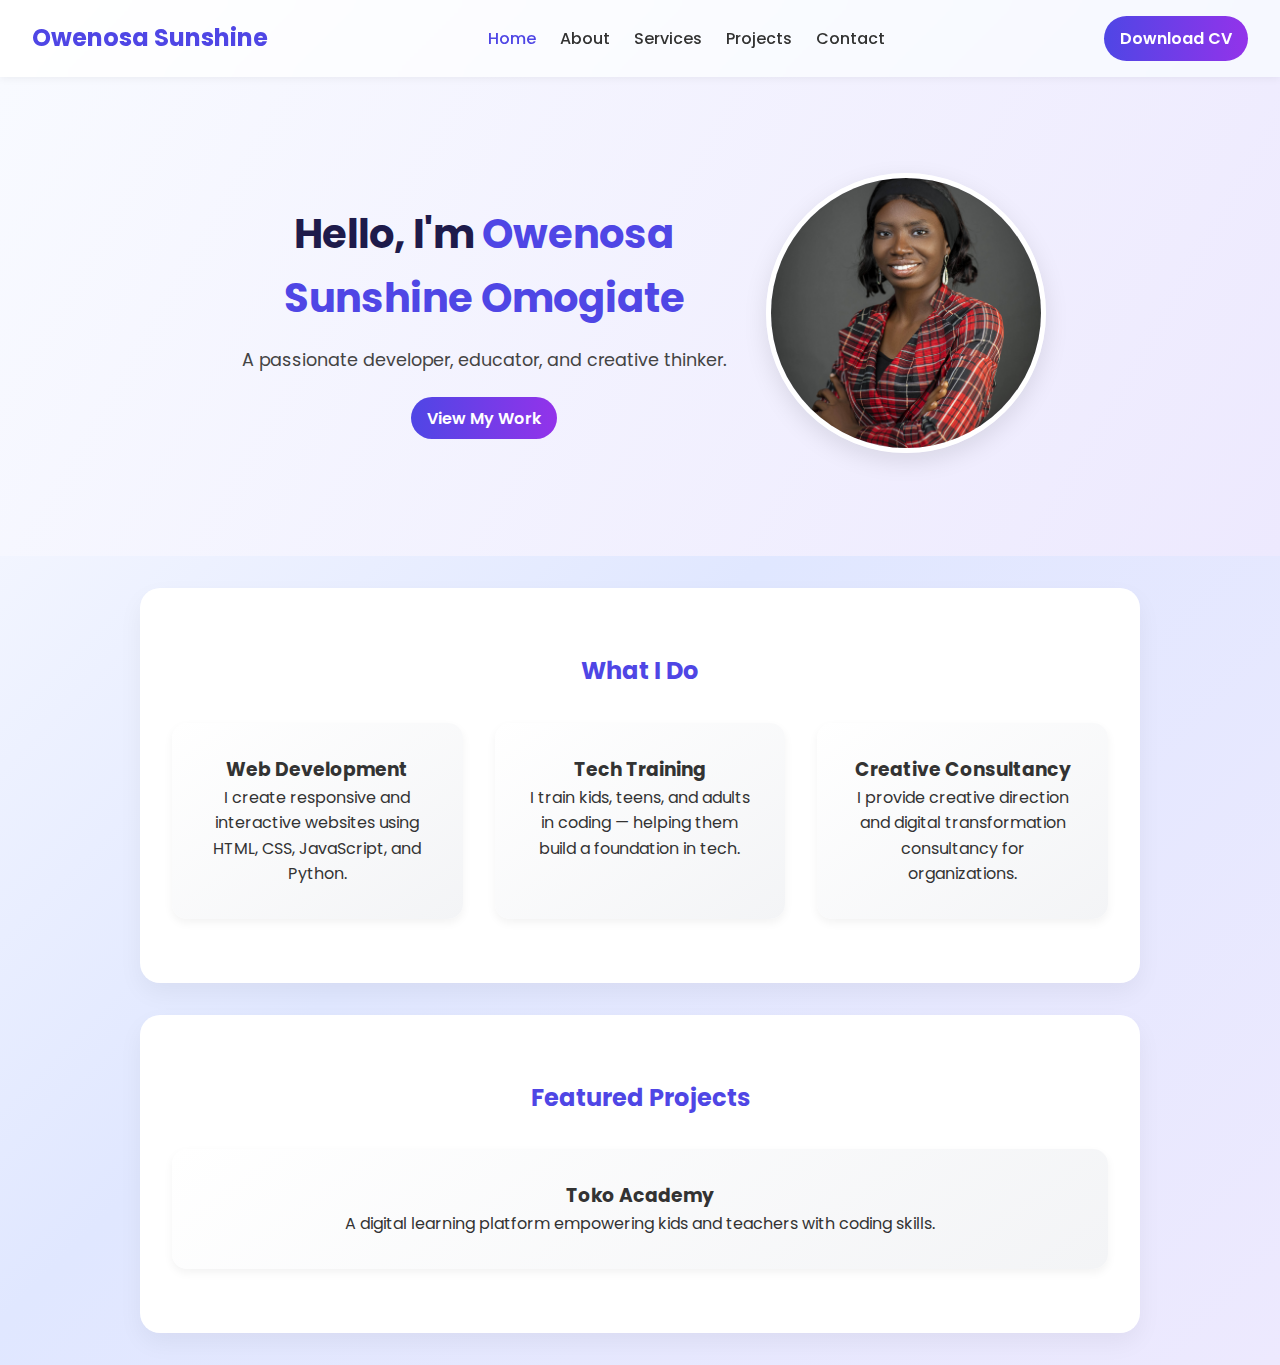
<file: index.html>
<!DOCTYPE html>
<html lang="en">
<head>
  <meta charset="UTF-8" />
  <meta name="viewport" content="width=device-width, initial-scale=1.0" />
  <title>Owenosa Sunshine Omogiate | Portfolio</title>
  <link rel="stylesheet" href="style.css" />
</head>
<body>
  <header>
    <nav>
      <h2 class="logo">Owenosa Sunshine</h2>
      <ul class="nav-links">
        <li><a href="index.html" class="active">Home</a></li>
        <li><a href="about.html">About</a></li>
        <li><a href="#services">Services</a></li>
        <li><a href="#projects">Projects</a></li>
        <li><a href="#contact">Contact</a></li>
      </ul>
      <a href="cv/owenosacv.pdf" class="btn" download>Download CV</a>
    </nav>
  </header>

  <section class="hero">
    <div class="hero-content">
      <div class="hero-text">
        <h1>Hello, I'm <span>Owenosa Sunshine Omogiate</span></h1>
        <p>A passionate developer, educator, and creative thinker.</p>
        <a href="#projects" class="btn">View My Work</a>
      </div>
      <div class="hero-image">
        <img src="images/owen.jpg" alt="Owenosa Sunshine Omogiate">
      </div>
    </div>
  </section>

  <section id="services" class="container">
    <h2>What I Do</h2>
    <div class="service-boxes">
      <div class="service-card">
        <h3>Web Development</h3>
        <p>I create responsive and interactive websites using HTML, CSS, JavaScript, and Python.</p>
      </div>
      <div class="service-card">
        <h3>Tech Training</h3>
        <p>I train kids, teens, and adults in coding — helping them build a foundation in tech.</p>
      </div>
      <div class="service-card">
        <h3>Creative Consultancy</h3>
        <p>I provide creative direction and digital transformation consultancy for organizations.</p>
      </div>
    </div>
  </section>

  <section id="projects" class="container">
    <h2>Featured Projects</h2>
    <div class="projects">
      <div class="project-card">
        <h3>Toko Academy</h3>
        <p>A digital learning platform empowering kids and teachers with coding skills.</p>
      </div>
    </body>
</html>
</file>
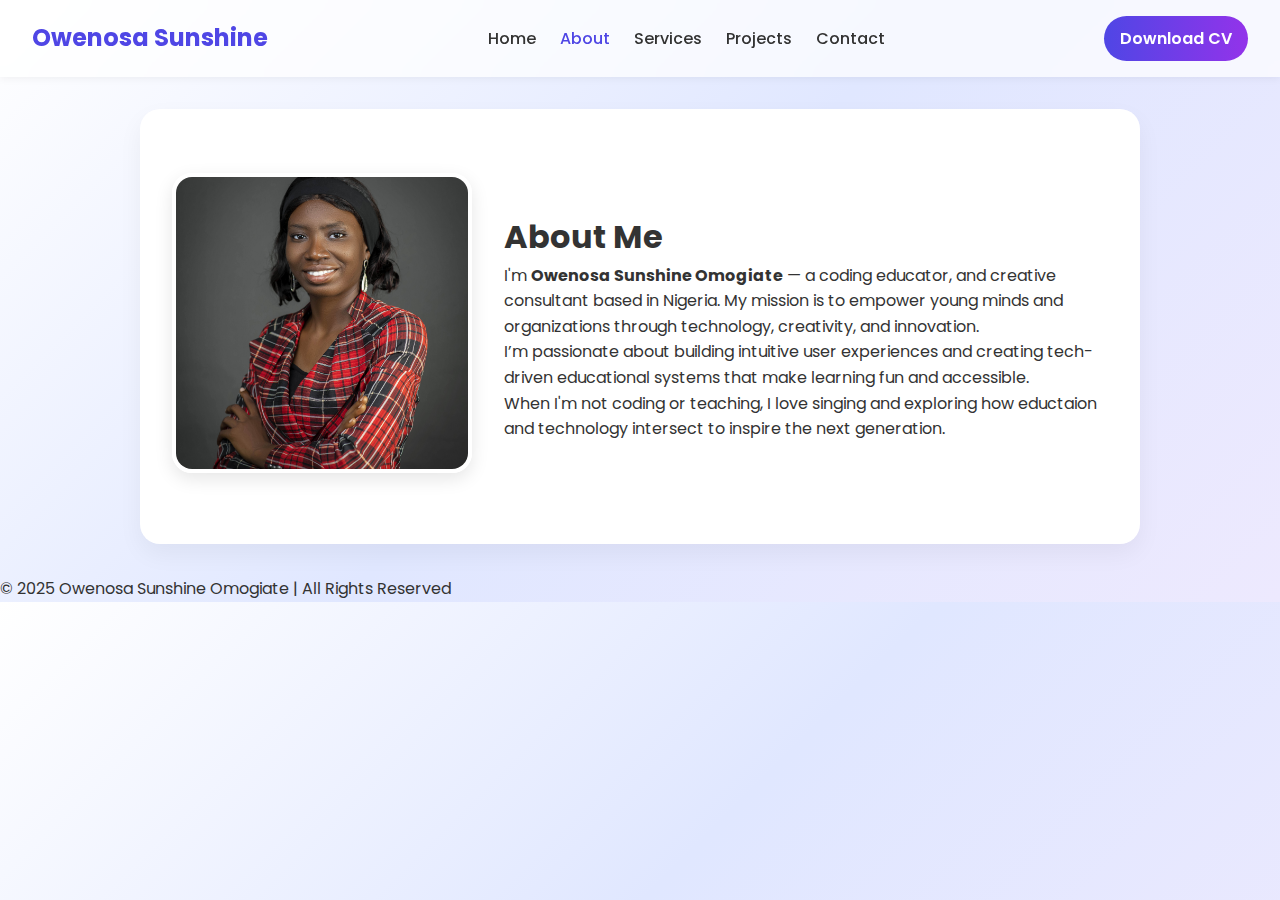
<file: about.html>
<!DOCTYPE html>
<html lang="en">
<head>
  <meta charset="UTF-8" />
  <meta name="viewport" content="width=device-width, initial-scale=1.0" />
  <title>About | Owenosa Sunshine Omogiate</title>
  <link rel="stylesheet" href="style.css" />
</head>
<body>
  <header>
    <nav>
      <h2 class="logo">Owenosa Sunshine</h2>
      <ul class="nav-links">
        <li><a href="index.html">Home</a></li>
        <li><a href="about.html" class="active">About</a></li>
        <li><a href="index.html#services">Services</a></li>
        <li><a href="index.html#projects">Projects</a></li>
        <li><a href="index.html#contact">Contact</a></li>
      </ul>
      <a href="cv/owenosacv.pdf" class="btn" download>Download CV</a>
    </nav>
  </header>

  <section class="about-section container">
    <div class="about-flex">
      <div class="about-image">
        <img src="images/owen.jpg" alt="Owenosa Sunshine Omogiate">
      </div>
      <div class="about-text">
        <h1>About Me</h1>
        <p>
          I'm <strong>Owenosa Sunshine Omogiate</strong> — a coding educator, and creative consultant based in Nigeria.  
          My mission is to empower young minds and organizations through technology, creativity, and innovation.
        </p>
        <p>
          I’m passionate about building intuitive user experiences and creating tech-driven educational systems that make learning fun and accessible.
        </p>
        <p>
          When I'm not coding or teaching, I love singing and exploring how eductaion and technology intersect to inspire the next generation.
        </p>
      </div>
    </div>
  </section>

  <footer>
    <p>© 2025 Owenosa Sunshine Omogiate | All Rights Reserved</p>
  </footer>
</body>
</html>
</file>
<file: style.css>
@import url('https://fonts.googleapis.com/css2?family=Poppins:wght@400;600;700&display=swap');

* {
  margin: 0;
  padding: 0;
  box-sizing: border-box;
  font-family: 'Poppins', sans-serif;
}

body {
  background: linear-gradient(135deg, #ffffff 0%, #e0e7ff 50%, #ede9fe 100%);
  color: #333;
  line-height: 1.6;
}

/* Navigation */
header {
  background: rgba(255, 255, 255, 0.7);
  backdrop-filter: blur(10px);
  padding: 1rem 2rem;
  box-shadow: 0 2px 8px rgba(0,0,0,0.05);
}

nav {
  display: flex;
  justify-content: space-between;
  align-items: center;
}

.logo {
  font-size: 1.5rem;
  font-weight: 700;
  color: #4f46e5;
}

.nav-links {
  list-style: none;
  display: flex;
  gap: 1.5rem;
}

.nav-links a {
  color: #333;
  text-decoration: none;
  font-weight: 500;
  transition: 0.3s;
}

.nav-links a:hover,
.nav-links a.active {
  color: #4f46e5;
}

.btn {
  background: linear-gradient(90deg, #4f46e5, #9333ea);
  color: #fff;
  padding: 0.6rem 1rem;
  border-radius: 30px;
  text-decoration: none;
  font-weight: 600;
  transition: 0.3s;
}

.btn:hover {
  opacity: 0.9;
}

/* Hero Section */
.hero {
  text-align: center;
  padding: 6rem 2rem;
  background: linear-gradient(120deg, #f8faff, #ede9fe);
}

.hero-content {
  display: flex;
  align-items: center;
  justify-content: center;
  flex-wrap: wrap;
  gap: 2rem;
}

.hero-text {
  max-width: 500px;
}

.hero h1 {
  font-size: 2.5rem;
  margin-bottom: 1rem;
  color: #1e1b4b;
}

.hero span {
  color: #4f46e5;
}

.hero p {
  font-size: 1.1rem;
  margin-bottom: 2rem;
  color: #444;
}

.hero-image img {
  width: 280px;
  height: 280px;
  object-fit: cover;
  border-radius: 50%;
  box-shadow: 0 8px 25px rgba(0,0,0,0.1);
  border: 5px solid #fff;
  transition: 0.4s;
}

.hero-image img:hover {
  transform: scale(1.05);
}

/* Containers */
.container {
  padding: 4rem 2rem;
  background: #fff;
  margin: 2rem auto;
  border-radius: 20px;
  max-width: 1000px;
  text-align: center;
  box-shadow: 0 10px 25px rgba(0,0,0,0.05);
}

.container h2 {
  color: #4f46e5;
  margin-bottom: 1.5rem;
}

/* Services and Projects */
.service-boxes,
.projects {
  display: grid;
  grid-template-columns: repeat(auto-fit, minmax(250px, 1fr));
  gap: 2rem;
  margin-top: 2rem;
}

.service-card,
.project-card {
  background: linear-gradient(145deg, #ffffff, #f3f4f6);
  padding: 2rem;
  border-radius: 15px;
  transition: 0.3s;
  box-shadow: 0 4px 10px rgba(0,0,0,0.05);
}

.service-card:hover,
.project-card:hover {
  transform: translateY(-5px);
  box-shadow: 0 6px 18px rgba(0,0,0,0.1);
}

/* About Page */
.about-flex {
  display: flex;
  flex-wrap: wrap;
  align-items: center;
  gap: 2rem;
}

.about-image img {
  width: 300px;
  height: 300px;
  object-fit: cover;
  border-radius: 20px;
  box-shadow: 0 6px 18px rgba(0,0,0,0.1);
  border: 4px solid #fff;
}

.about-text {
  flex: 1;
  text-align: left;
}
</file>
